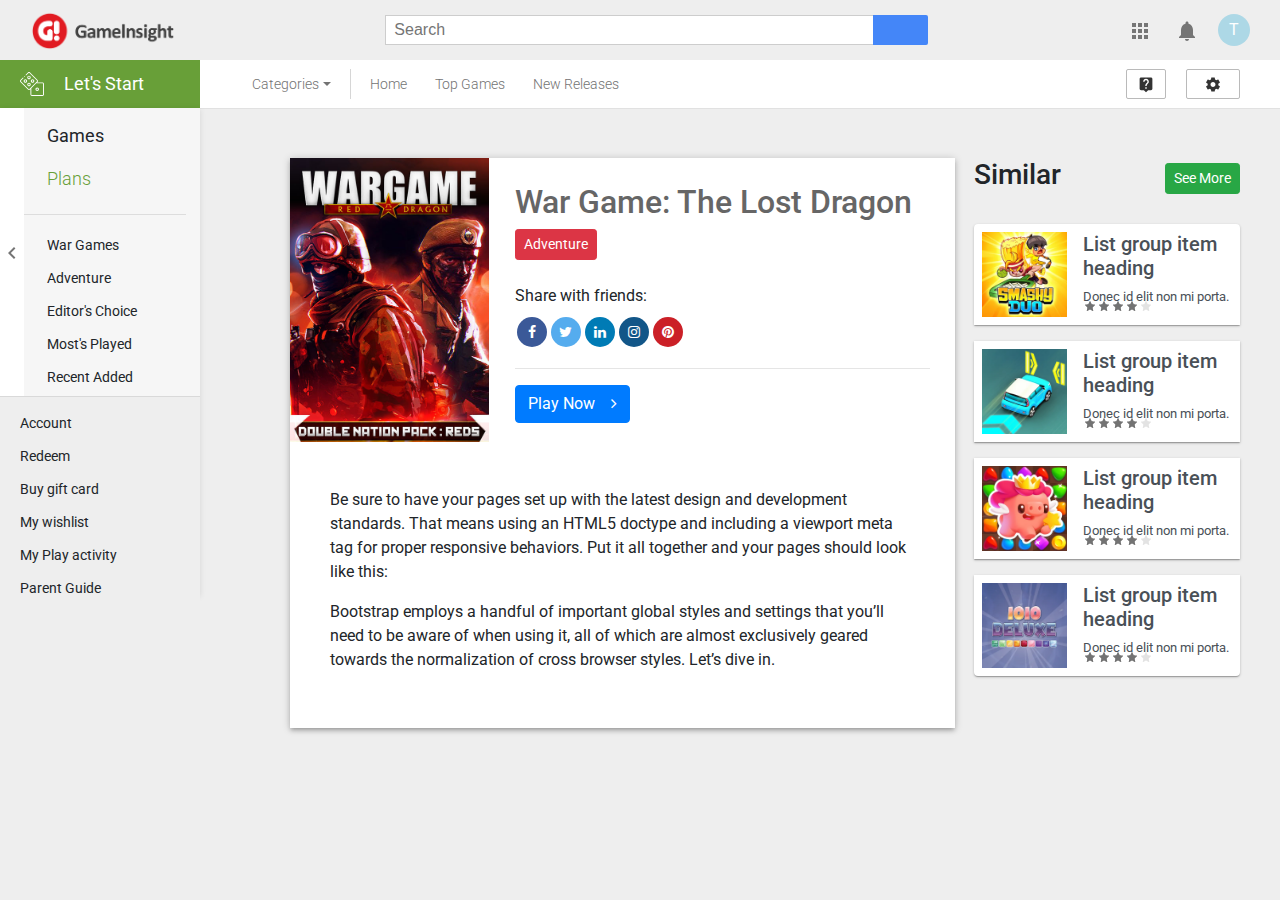
<file: game-single.html>
<!DOCTYPE html>
<html>
<head>
    
<title>Games</title>
<meta name="viewport" content="width=device-width, initial-scale=1.0">
<link rel="stylesheet" type="text/css" href="assets/bootstrap/css/bootstrap.min.css" />
<link rel="stylesheet" type="text/css" href="assets/fontawesome/css/font-awesome.min.css" />
<link rel="stylesheet" type="text/css" href="assets/css/them.css" />
</head>
<body>
  <div class="game-container game-container--outer">
    <div class="flex-container game-heading">
      <div class="logo">
        <img src="assets/img/logo-game.png" alt="Google Play">
      </div>
      <div class="flex-container game-heading-search">
        <div class="search-wrapper">
        <input type="text" class="search-bar" placeholder="Search">
        <button class="search-button"></button>
      </div>
      </div>
      <div class="inline-helper"></div>
      <div class="flex-container game-icons">
        <div class="inline-helper"></div>
        <div class="game-icon">
            
          <!-- Apps Icon -->
          <svg xmlns="http://www.w3.org/2000/svg" fill="#757575" height="24" viewBox="0 0 24 24" width="24">
            <path d="M4 8h4V4H4v4zm6 12h4v-4h-4v4zm-6 0h4v-4H4v4zm0-6h4v-4H4v4zm6 0h4v-4h-4v4zm6-10v4h4V4h-4zm-6 4h4V4h-4v4zm6 6h4v-4h-4v4zm0 6h4v-4h-4v4z"/>
            <path d="M0 0h24v24H0z" fill="none"/>
          </svg>
        </div>
        <div class="game-icon">
          <!-- Alert Icon -->
          <svg xmlns="http://www.w3.org/2000/svg" fill="#757575" height="24" viewBox="0 0 24 24" width="24">
            <path d="M12 22c1.1 0 2-.9 2-2h-4c0 1.1.89 2 2 2zm6-6v-5c0-3.07-1.64-5.64-4.5-6.32V4c0-.83-.67-1.5-1.5-1.5s-1.5.67-1.5 1.5v.68C7.63 5.36 6 7.92 6 11v5l-2 2v1h16v-1l-2-2z"/>
          </svg>
        </div>
        <div class="game-icon game-icon--avatar">T</div>
      </div>
    </div>
    <div class="sticky flex-container game-tag">
      

<svg xmlns="http://www.w3.org/2000/svg" xmlns:xlink="http://www.w3.org/1999/xlink" xmlns:svgjs="http://svgjs.com/svgjs" version="1.1" width="24" height="24" x="0" y="0" viewBox="0 0 512 512" style="enable-background:new 0 0 512 512" xml:space="preserve" class=""><g><g xmlns="http://www.w3.org/2000/svg" id="XMLID_1338_"><g id="XMLID_180_"><path id="XMLID_201_" d="m480.226 222.1h-113.677l7.805-7.805c12.385-12.385 12.385-32.538 0-44.924l-160.067-160.067c-6-6-13.978-9.304-22.462-9.304-8.485 0-16.463 3.304-22.463 9.304l-48.212 48.214c-3.905 3.905-3.905 10.237 0 14.142 3.906 3.905 10.236 3.905 14.143 0l48.213-48.213c2.222-2.223 5.177-3.446 8.32-3.446s6.098 1.224 8.319 3.446l160.066 160.066c4.588 4.588 4.588 12.053 0 16.64l-160.066 160.066c-2.223 2.222-5.177 3.446-8.319 3.446-3.144 0-6.098-1.224-8.32-3.447l-160.067-160.065c-4.588-4.588-4.588-12.053 0-16.641l48.213-48.212c3.905-3.905 3.905-10.237 0-14.143-3.906-3.904-10.236-3.904-14.143 0l-48.213 48.214c-12.385 12.385-12.385 32.539 0 44.924l160.067 160.065c6 6 13.978 9.305 22.463 9.305s16.462-3.305 22.462-9.304l7.805-7.805v113.678c0 17.516 14.25 31.766 31.767 31.766h226.367c17.517 0 31.767-14.25 31.767-31.766v-226.368c-.002-17.516-14.252-31.766-31.768-31.766zm11.766 258.134c0 6.488-5.278 11.766-11.767 11.766h-226.366c-6.488 0-11.767-5.278-11.767-11.766v-133.678l104.457-104.456h133.677c6.488 0 11.767 5.278 11.767 11.766v226.368z" fill="#ffffff" data-original="#000000" style="" class=""/><path id="XMLID_1113_" d="m367.042 330.06c-20.396 0-36.99 16.594-36.99 36.99s16.594 36.99 36.99 36.99c20.397 0 36.99-16.594 36.99-36.99s-16.593-36.99-36.99-36.99zm0 53.98c-9.368 0-16.99-7.622-16.99-16.99s7.622-16.99 16.99-16.99 16.99 7.622 16.99 16.99-7.622 16.99-16.99 16.99z" fill="#ffffff" data-original="#000000" style="" class=""/><path id="XMLID_1160_" d="m115.486 228.805c9.473 0 18.944-3.605 26.156-10.816 0-.001 0-.001 0-.001 14.422-14.422 14.422-37.889 0-52.312-14.424-14.422-37.891-14.422-52.312.001-14.422 14.422-14.422 37.889 0 52.312 7.211 7.211 16.683 10.816 26.156 10.816zm-12.014-48.986c3.312-3.313 7.662-4.969 12.014-4.969 4.351 0 8.702 1.657 12.014 4.968 6.624 6.624 6.624 17.404 0 24.028-6.625 6.625-17.404 6.624-24.027 0-6.625-6.624-6.625-17.403-.001-24.027z" fill="#ffffff" data-original="#000000" style="" class=""/><path id="XMLID_1205_" d="m217.981 141.649c14.422-14.423 14.422-37.89 0-52.312s-37.888-14.423-52.311 0c-6.986 6.987-10.834 16.276-10.834 26.156s3.848 19.169 10.834 26.156c7.211 7.211 16.684 10.816 26.155 10.816 9.472.001 18.945-3.605 26.156-10.816zm-43.146-26.156c0-4.538 1.767-8.805 4.977-12.014 3.312-3.312 7.662-4.968 12.014-4.968 4.35 0 8.701 1.656 12.013 4.968 6.624 6.625 6.624 17.404 0 24.028-6.623 6.626-17.403 6.624-24.026 0-3.211-3.209-4.978-7.476-4.978-12.014z" fill="#ffffff" data-original="#000000" style="" class=""/><path id="XMLID_1209_" d="m165.669 294.327c6.986 6.987 16.275 10.835 26.156 10.835 9.88 0 19.169-3.848 26.154-10.834 6.987-6.986 10.836-16.275 10.836-26.156s-3.849-19.17-10.835-26.156c-14.422-14.422-37.889-14.422-52.311 0-6.987 6.986-10.835 16.275-10.835 26.156.001 9.88 3.849 19.169 10.835 26.155zm14.143-38.169c3.312-3.312 7.662-4.968 12.013-4.968s8.702 1.656 12.015 4.968c3.209 3.209 4.976 7.476 4.976 12.014s-1.767 8.804-4.976 12.013c-.001 0-.001 0-.001 0-3.209 3.209-7.476 4.976-12.013 4.976-4.538 0-8.805-1.767-12.015-4.977-3.209-3.209-4.976-7.476-4.976-12.013s1.767-8.804 4.977-12.013z" fill="#ffffff" data-original="#000000" style="" class=""/><path id="XMLID_1212_" d="m294.32 217.989c.001 0 .001 0 .001-.001 14.422-14.422 14.422-37.889-.001-52.312-14.423-14.422-37.891-14.42-52.311.001-14.422 14.422-14.422 37.889 0 52.312 7.212 7.211 16.683 10.816 26.156 10.816 9.47 0 18.945-3.606 26.155-10.816zm-38.169-14.142c-6.624-6.624-6.624-17.404 0-24.028 3.312-3.312 7.662-4.968 12.014-4.968 4.351 0 8.702 1.656 12.014 4.968 6.624 6.624 6.624 17.404.001 24.028-6.628 6.624-17.406 6.623-24.029 0z" fill="#ffffff" data-original="#000000" style="" class=""/><path id="XMLID_1249_" d="m96.403 106.41c2.63 0 5.21-1.07 7.069-2.93 1.86-1.86 2.931-4.44 2.931-7.07 0-2.64-1.07-5.21-2.931-7.07-1.859-1.86-4.439-2.93-7.069-2.93s-5.21 1.06-7.07 2.93c-1.86 1.86-2.93 4.44-2.93 7.07s1.069 5.21 2.93 7.07c1.86 1.86 4.44 2.93 7.07 2.93z" fill="#ffffff" data-original="#000000"/></g></g></g></svg>

      Let's Start
    </div
    ><div class="sticky flex-container game-list-heading">
      <div class="dropdown">
      <div class="game-list-heading-item header-link flex-container categories-dropdown dropdown-toggle" id="categoriesGame" data-toggle="dropdown" aria-haspopup="true" aria-expanded="false">Categories
  
</div>
<div class="dropdown-menu" aria-labelledby="categoriesGame">
  <a class="dropdown-item" href="#">Adventure</a>
  <a class="dropdown-item" href="#">War</a>
  <a class="dropdown-item" href="#">Racing</a>
</div>
</div>
      <div class="header-divider"></div>
      <div class="game-list-heading-item header-link">Home</div>
      <div class="game-list-heading-item header-link">Top Games</div>
      <div class="game-list-heading-item header-link">New Releases</div>
      <div class="game-list-heading-item flex-container app-actions">
        <button class="app-action app-action--questions">
          <svg xmlns="http://www.w3.org/2000/svg" fill="#333" height="24" viewBox="0 0 24 24" width="24">
              <path d="M0 0h24v24H0z" fill="none"/>
              <path d="M19 2H5c-1.11 0-2 .9-2 2v14c0 1.1.89 2 2 2h4l3 3 3-3h4c1.1 0 2-.9 2-2V4c0-1.1-.9-2-2-2zm-6 16h-2v-2h2v2zm2.07-7.75l-.9.92C13.45 11.9 13 12.5 13 14h-2v-.5c0-1.1.45-2.1 1.17-2.83l1.24-1.26c.37-.36.59-.86.59-1.41 0-1.1-.9-2-2-2s-2 .9-2 2H8c0-2.21 1.79-4 4-4s4 1.79 4 4c0 .88-.36 1.68-.93 2.25z"/>
          </svg>
        </button>
        <button class="app-action app-action--settings">
          <svg xmlns="http://www.w3.org/2000/svg" fill="#333" height="24" viewBox="0 0 24 24" width="24">
              <path d="M0 0h24v24H0z" fill="none"/>
              <path d="M19.43 12.98c.04-.32.07-.64.07-.98s-.03-.66-.07-.98l2.11-1.65c.19-.15.24-.42.12-.64l-2-3.46c-.12-.22-.39-.3-.61-.22l-2.49 1c-.52-.4-1.08-.73-1.69-.98l-.38-2.65C14.46 2.18 14.25 2 14 2h-4c-.25 0-.46.18-.49.42l-.38 2.65c-.61.25-1.17.59-1.69.98l-2.49-1c-.23-.09-.49 0-.61.22l-2 3.46c-.13.22-.07.49.12.64l2.11 1.65c-.04.32-.07.65-.07.98s.03.66.07.98l-2.11 1.65c-.19.15-.24.42-.12.64l2 3.46c.12.22.39.3.61.22l2.49-1c.52.4 1.08.73 1.69.98l.38 2.65c.03.24.24.42.49.42h4c.25 0 .46-.18.49-.42l.38-2.65c.61-.25 1.17-.59 1.69-.98l2.49 1c.23.09.49 0 .61-.22l2-3.46c.12-.22.07-.49-.12-.64l-2.11-1.65zM12 15.5c-1.93 0-3.5-1.57-3.5-3.5s1.57-3.5 3.5-3.5 3.5 1.57 3.5 3.5-1.57 3.5-3.5 3.5z"/>
          </svg>
        </button>
      </div>
    </div>
    
    <div class="sticky flex-container game-list-heading game-list-heading--small position-relative">
        <div class="full-search">
            <input type="text" name="search" placeholder="What you want to play?" />
            <svg version="1.1"  xmlns="http://www.w3.org/2000/svg" xmlns:xlink="http://www.w3.org/1999/xlink" x="0px" y="0px"
	 viewBox="0 0 512.001 512.001" style="enable-background:new 0 0 512.001 512.001;" xml:space="preserve" id="closeSearch">
<g>
	<g>
		<path d="M284.286,256.002L506.143,34.144c7.811-7.811,7.811-20.475,0-28.285c-7.811-7.81-20.475-7.811-28.285,0L256,227.717
			L34.143,5.859c-7.811-7.811-20.475-7.811-28.285,0c-7.81,7.811-7.811,20.475,0,28.285l221.857,221.857L5.858,477.859
			c-7.811,7.811-7.811,20.475,0,28.285c3.905,3.905,9.024,5.857,14.143,5.857c5.119,0,10.237-1.952,14.143-5.857L256,284.287
			l221.857,221.857c3.905,3.905,9.024,5.857,14.143,5.857s10.237-1.952,14.143-5.857c7.811-7.811,7.811-20.475,0-28.285
			L284.286,256.002z"/>
	</g>
</g>
<g>
</svg>
        </div>
      <div class="menu-opener">
        <svg xmlns="http://www.w3.org/2000/svg" fill="#757575" height="24" viewBox="0 0 24 24" width="24">
            <path d="M0 0h24v24H0z" fill="none"/>
            <path d="M3 18h18v-2H3v2zm0-5h18v-2H3v2zm0-7v2h18V6H3z"/>
        </svg>
      </div>
      <div >
        <div class="logo logo--small">
          <img src="assets/img/logo-game.png" alt="game Logo">
        </div>
      </div>
      <div class="search-head">
        <svg xmlns="http://www.w3.org/2000/svg" fill="#000000" height="24" viewBox="0 0 24 24" width="24">
            <path d="M15.5 14h-.79l-.28-.27C15.41 12.59 16 11.11 16 9.5 16 5.91 13.09 3 9.5 3S3 5.91 3 9.5 5.91 16 9.5 16c1.61 0 3.09-.59 4.23-1.57l.27.28v.79l5 4.99L20.49 19l-4.99-5zm-6 0C7.01 14 5 11.99 5 9.5S7.01 5 9.5 5 14 7.01 14 9.5 11.99 14 9.5 14z"/>
            <path d="M0 0h24v24H0z" fill="none"/>
        </svg>
      </div>

    </div>
    <div class="sidebar-wrapper">
      <div class="sticky game-container sidebar">
        <div class="sidebar-arrow">
          <svg xmlns="http://www.w3.org/2000/svg" fill="#757575" height="24" viewBox="0 0 24 24" width="24">
              <path d="M15.41 7.41L14 6l-6 6 6 6 1.41-1.41L10.83 12z"/>
              <path d="M0 0h24v24H0z" fill="none"/>
          </svg>
        </div>
        <div class="flex-container flex-container--vertical sidebar-top-links">
            <div class="cat-menu">
                <nav>
                    <ul>
                      <li class="store"><span class="store-icon"></span><a href="#">Store</a></li>
                      <li class="movies"><span class="movies-icon"></span><a href="#">Movies</a></li>
                      <li class="music"><span class="music-icon"></span><a href="#">Music</a></li>
                      <li class="books"><span class="books-icon"></span><a href="#">Books</a></li>
                      <li class="magazines"><span class="magazines-icon"></span><a href="#">Magazines</a></li>
                      <li class="devices"><span class="devices-icon"></span><a href="#">Devices</a></li>
                    </ul>
                  </nav>
            </div>
          <div class="sidebar-top-link sidebar-primary">Games</div>
          <div class="sidebar-top-link sidebar-primary selected">Plans</div>
          <div class="sidebar-divider"></div>
          <div class="sidebar-top-link sidebar-secondary">War Games</div>
          <div class="sidebar-top-link sidebar-secondary">Adventure</div>
          <div class="sidebar-top-link sidebar-secondary">Editor's Choice</div>
          <div class="sidebar-top-link sidebar-secondary">Most's Played</div>
          <div class="sidebar-top-link sidebar-secondary">Recent Added</div>
        </div>
        <div class="flex-container flex-container--vertical sidebar-bottom-links">
          <div class="sidebar-bottom-link">Account</div>
          <div class="sidebar-bottom-link">Redeem</div>
          <div class="sidebar-bottom-link">Buy gift card</div>
          <div class="sidebar-bottom-link">My wishlist</div>
          <div class="sidebar-bottom-link">My Play activity</div>
          <div class="sidebar-bottom-link">Parent Guide</div>
        </div>
      </div>
    </div>
    <div class="game-grid">
        <div class="game-single-container ">
        <div class="single-content">
<div class="game-details">
    <div class="game-details--image">
<img src="assets/img/war_game.jpg" alt="war-game" />
    </div>
    <div class="game-details--info">
        <h1>War Game: The Lost Dragon</h1>
        <p class="cat-info"><a href="#" class="btn btn-sm btn-danger">Adventure</a></p>
        <p class="text-small mt-4 mb-1">Share with friends:</p>
        <div class="share-game">
            <a href="#" class="fa fa-facebook"></a>
<a href="#" class="fa fa-twitter"></a>
<a href="#" class="fa fa-linkedin"></a>
<a href="#" class="fa fa-instagram"></a>
<a href="#" class="fa fa-pinterest"></a>
<!-- <a href="#" class="fa fa-snapchat-ghost"></a>
<a href="#" class="fa fa-skype"></a>
<a href="#" class="fa fa-android"></a>
<a href="#" class="fa fa-dribbble"></a>
<a href="#" class="fa fa-vimeo"></a>
<a href="#" class="fa fa-tumblr"></a>
<a href="#" class="fa fa-vine"></a>
<a href="#" class="fa fa-foursquare"></a>
<a href="#" class="fa fa-stumbleupon"></a>
<a href="#" class="fa fa-flickr"></a>
<a href="#" class="fa fa-yahoo"></a>
<a href="#" class="fa fa-reddit"></a>
<a href="#" class="fa fa-rss"></a> -->
        </div>
        <hr>
        <div class="d-flex justify-content-between mt-2 align-items-center">
            <a href="" class="btn btn-primary">Play Now &nbsp;&nbsp; <i class="fa fa-angle-right"></i></a>
            
        </div>
        
    </div>
</div>
<div class="game-details-text">
<p>Be sure to have your pages set up with the latest design and development standards. That means using an HTML5 doctype and including a viewport meta tag for proper responsive behaviors. Put it all together and your pages should look like this:</p>
<p>Bootstrap employs a handful of important global styles and settings that you’ll need to be aware of when using it, all of which are almost exclusively geared towards the normalization of cross browser styles. Let’s dive in.</p>
</div>
        </div>
        <div class="single-sidebar">
<div class="title d-flex justify-content-between align-items-center">
    <h3>Similar</h3>
    <a href="#" class="btn btn-success btn-sm">See More</a>
   
</div>
<div class="related-games mt-4">
    <div class="list-group">
        <a href="#" class="list-group-item list-group-item-action flex-row align-items-start d-flex pl-2 pb-2 pt-2 pr-2 mb-3">
            <div class="list-image mr-3">
                <img src="assets/img/g-13.webp" alt="game-list" width="120" />
            </div>
            <div class="list-content">
                <div class="d-flex w-100 justify-content-between">
                <h5 class="mb-1">List group item heading</h5></div>
                <div class="game-ratings game-ratings--4"></div>
                <small>Donec id elit non mi porta.</small>
          
            </div>
        </a>
        <a href="#" class="list-group-item list-group-item-action flex-row align-items-start d-flex pl-2 pb-2 pt-2 pr-2 mb-3">
            <div class="list-image mr-3">
                <img src="assets/img/g-15.webp" alt="game-list" width="120" />
            </div>
            <div class="list-content">
                <div class="d-flex w-100 justify-content-between">
                <h5 class="mb-1">List group item heading</h5></div>
                <div class="game-ratings game-ratings--4"></div>
                <small>Donec id elit non mi porta.</small>
          
            </div>
        </a>
        <a href="#" class="list-group-item list-group-item-action flex-row align-items-start d-flex pl-2 pb-2 pt-2 pr-2 mb-3">
            <div class="list-image mr-3">
                <img src="assets/img/g-17.webp" alt="game-list" width="120" />
            </div>
            <div class="list-content">
                <div class="d-flex w-100 justify-content-between">
                <h5 class="mb-1">List group item heading</h5></div>
                <div class="game-ratings game-ratings--4"></div>
                <small>Donec id elit non mi porta.</small>
          
            </div>
        </a>
        <a href="#" class="list-group-item list-group-item-action flex-row align-items-start d-flex pl-2 pb-2 pt-2 pr-2 mb-3">
            <div class="list-image mr-3">
                <img src="assets/img/g-19.webp" alt="game-list" width="120" />
            </div>
            <div class="list-content">
                <div class="d-flex w-100 justify-content-between">
                <h5 class="mb-1">List group item heading</h5></div>
                <div class="game-ratings game-ratings--4"></div>
                <small>Donec id elit non mi porta.</small>
          
            </div>
        </a>
        
      </div>
</div>
        </div>
    </div>
</div>
<script src="assets/js/jquery-3.5.1.min.js"></script>
<script src="https://cdnjs.cloudflare.com/ajax/libs/popper.js/1.12.9/umd/popper.min.js" integrity="sha384-ApNbgh9B+Y1QKtv3Rn7W3mgPxhU9K/ScQsAP7hUibX39j7fakFPskvXusvfa0b4Q" crossorigin="anonymous"></script>
<script src="assets/bootstrap/js/bootstrap.min.js"></script>
<script src="assets/js/app.js"></script>
</body>
</html>
</file>
<file: assets/css/them.css>
/***************************************/
/** Set up Flexbox and Grid Fallbacks **/
/***************************************/
@import url("https://fonts.googleapis.com/css?family=Roboto:100,300");
.game-container {
  display: inline-block;
}
.game-container > * {
  display: inline-block;
  vertical-align: middle;
}

@supports (display: flex) {
  .game-container {
    display: flex;
    flex-wrap: wrap;
    justify-content: space-around;
  }
}
@supports (display: grid) and (not (-ms-ime-align: auto)) {
  .game-container {
    display: grid;
    grid-template-rows: 60px 48px 1fr;
    grid-template-columns: 200px 1fr;
  }
}
.flex-container {
  display: inline-block;
}
.flex-container > * {
  display: inline-block;
  vertical-align: middle;
}

.flex-container--vertical > * {
  display: block;
  width: 100%;
}

@supports (display: flex) {
  .flex-container {
    display: flex;
    flex-wrap: wrap;
    justify-content: space-around;
  }

  .flex-container--vertical {
    flex-direction: column;
  }
}
/*****************/
/** Play Header **/
/*****************/
.game-heading {
  grid-area: 1/1/span 1/span 2;
  align-items: center;
  width: 100%;
  height: 60px;
  justify-content: flex-start;
}
@media screen and (max-width: 620px) {
  .game-heading {
    display: none;
  }
}

.logo {
  height: 39px;
  margin: 0 30px;
}

.logo--small {
  height: 25px;
}

.logo img {
  height: 100%;
}

.game-heading-search {
  flex: 1;
  justify-content: flex-start;
  flex-wrap: nowrap;
  white-space: nowrap;
}

.search-bar {
  width: 100%;
  max-width: 100%;
  padding: 0;
  height: 30px;
  border: 1px solid #cdcdcd;
  box-sizing: border-box;
  font: 16px arial, sans-serif;
  padding-left: 8px;
}
.search-bar:focus {
  outline: 1px solid #4486F8;
}
.search-wrapper {
  display: flex;
  align-items: center;
  justify-content: center;

  width: 60%;
  margin: 0 auto;
}
.search-button {
  outline: none;
  border: none;
  color: white;
  height: 30px;
  width: 60px;
  margin-left: -1px;
  border-top-right-radius: 2px;
  border-bottom-right-radius: 2px;
  background-image: url("https://s3-us-west-2.amazonaws.com/s.cdpn.io/122932/google-search-icon-white.png");
  background-size: 20px;
  background-color: #4486F8;
  background-repeat: no-repeat;
  background-position: center;
}

@media screen and (max-width: 1100px) {
  .game-icons {
    display: none;
  }
}

.game-icon {
  height: 32px;
  width: 32px;
  margin-left: 15px;
  text-align: center;
  line-height: 32px;
}
.game-icon svg {
  vertical-align: middle;
}

.game-icon--avatar {
  background: lightblue;
  border-radius: 50%;
  color: white;
  margin-right: 30px;
}

/*****************/
/** Apps Header **/
/*****************/
.game-list-heading {
  grid-area: 2/2/span 1/span 2;
  background: white;
  box-shadow: 0 1px 0 rgba(0, 0, 0, 0.05);
  align-items: center;
  flex-wrap: nowrap;
  z-index: 1;
  width: calc(100% - 200px);
  height: 48px;
}
.game-list-heading .flex-container {
  flex-wrap: nowrap;
}
@media screen and (max-width: 770px) {
  .game-list-heading {
    grid-area: 2/1/span 1/span 2;
    width: 100%;
  }
}
@media screen and (max-width: 620px) {
  .game-list-heading {
    display: none;
  }
}

.game-list-heading--small {
  display: none;
  justify-content: space-between;
  padding: 0 15px;
}
@media screen and (max-width: 620px) {
  .game-list-heading--small {
    display: flex;
  }
}

.game-list-heading-item {
  line-height: 48px;
  height: 100%;
  white-space: nowrap;
}

.app-actions {
  flex: 1;
  justify-content: flex-end;
  align-items: center;
  margin-right: 30px;
}

.app-action {
  margin: 0 10px;
  height: 30px;
  outline: none;
  background: white;
  border: 1px solid #bababa;
  border-radius: 2px;
  padding: 0 7px;
  display: flex;
  align-items: center;
}
.app-action svg {
  height: 17px;
}

.app-action--settings {
  padding: 0 14px;
}

.game-tag {
  grid-area: 2/1/span 1/span 1;
  background: #689F38;
  width: 200px;
  text-transform: capitalize;
  text-align: center;
  color: white;
  line-height: 48px;
  justify-content: flex-start;
  align-items: center;
  font-size: 18px;
}
.game-tag svg {
  margin: 0 20px;
}
@media screen and (max-width: 770px) {
  .game-tag {
    display: none;
  }
}

.sticky {
  position: -webkit-sticky;
  position: sticky;
  top: 0;
}

.header-link {
  padding: 0 14px;
  color: #737373;
  font-weight: 300;
  color: #737373;
  font-size: 14px;
}
.header-link:hover {
  background: rgba(0, 0, 0, 0.05);
  cursor: pointer;
}

.categories-dropdown {
  margin-left: 38px;
  align-items: center;
}

.header-divider {
  height: 30px;
  background: #d6d6d6;
  width: 1px;
  margin: 5px;
}

/*************/
/** Sidebar **/
/*************/
.sidebar-wrapper {
  grid-area: 3/1/span 1/span 1;
  height: 100%;
  width: 200px;
  position: relative;
  vertical-align: top;
}
@media screen and (max-width: 770px) {
  .sidebar-wrapper {
    display: none;
  }
}

.sidebar {
  top: 48px;
  background: green;
  height: 488px;
  width: 200px;
  background: rgba(245, 245, 245, 0.95);
  box-shadow: 0 1px 6px rgba(0, 0, 0, 0.1);
  justify-content: flex-start;
  grid-template-columns: 24px 1fr;
  grid-template-rows: 288px 1fr;
}

.sidebar-arrow {
  grid-area: 1/1/span 1/span 1;
  background: red;
  height: 288px;
  background: white;
  cursor: pointer;
}
.sidebar-arrow svg {
  position: relative;
  top: 50%;
  transform: translateY(-50%);
}

.sidebar-top-links {
  grid-area: 1/2/span 1/span 1;
  flex-direction: column;
  justify-content: flex-start;
  padding-top: 6px;
  vertical-align: top;
  position: relative;
}

.sidebar-top-link {
  padding-left: 23px;
  box-sizing: border-box;
}
.sidebar-top-link:hover {
  background: rgba(0, 0, 0, 0.05);
  cursor: pointer;
}

.sidebar-primary {
  padding-top: 8px;
  padding-bottom: 8px;
  font-size: 18px;
}
.sidebar-primary.selected {
  color: #689F38;
  font-weight: 300;
}

.sidebar-secondary {
  padding-top: 6px;
  padding-bottom: 6px;
  font-size: 14px;
}

.sidebar-divider {
  height: 1px;
  background: rgba(0, 0, 0, 0.1);
  margin: 14px 0;
  width: calc(100% - 14px);
}

.sidebar-bottom-links {
  grid-area: 2/1/span 1/span 2;
  border-top: 1px solid #d9d9d9;
  padding: 10px 0;
  background: #EEE;
  width: 100%;
}

.sidebar-bottom-link {
  padding-left: 20px;
  padding-top: 6px;
  padding-bottom: 6px;
  box-sizing: border-box;
  font-size: 14px;
}
.sidebar-bottom-link:hover {
  background: rgba(0, 0, 0, 0.05);
  cursor: pointer;
}

/**************/
/** App Grid **/
/**************/
.game-grid {
  grid-area: 3/2/span 1/span 1;
  grid-template-columns: repeat(auto-fill, 160px);
  grid-template-rows: 67px 245px;
  grid-auto-rows: 245px;
  grid-gap: 10px;
  justify-content: flex-start;
  width: calc(99% - 250px);
  padding-left: 50px;
}
@media screen and (max-width: 770px) {
  .game-grid {
    grid-area: 3/1/span 1/span 2;
    justify-content: center;
    padding-left: 0;
    width: 100%;
    text-align: center;
  }
}

.game-title {
  grid-column: -1/1;
  font-weight: 100;
  font-size: 28px;
  width: 100%;
  display: flex;
  align-items: center;
}

.app {
  background: white;
  box-shadow: 0 2px 4px rgba(0, 0, 0, 0.1);
  cursor: pointer;
  border-radius: 2px;
  overflow: hidden;
  font-size: 13px;
  position: relative;
  width: 160px;
  height: 245px;
  margin-left: 10px;
  margin-bottom: 10px;
  text-align: left;
}
.app .game-image,
.app .game-content {
  max-width: calc(100% - 0px);
  padding: 10px;
}
.app:hover .game-image:after {
  transition: opacity 0.3s;
  opacity: 1;
}

.game-image {
  position: relative;
  cursor: pointer;
  text-align: center;
}
.game-image:after {
  transition: opacity 0.3s;
  content: "";
  height: 100%;
  width: 100%;
  position: absolute;
  top: 0;
  left: 0;
  background: rgba(0, 0, 0, 0.4);
  opacity: 0;
}
.game-image img {
  max-width: 128px;
}

.app-title {
  white-space: nowrap;
  overflow: hidden;
  position: relative;
  font-size: 16px;
}
.app-title:before {
  counter-increment: numapps;
  content: counter(numapps) ". ";
}
.app-title:after {
  content: "";
  position: absolute;
  width: 20%;
  height: 100%;
  top: 0;
  right: 0;
  background: linear-gradient(to right, rgba(255, 255, 255, 0) 0%, white 81%);
  display: block;
}

.game-price {
  color: #689F38;
  text-transform: uppercase;
  position: absolute;
  right: 10px;
  bottom: 10px;
}

.game-ratings {
  position: absolute;
  left: 10px;
  bottom: 10px;
  height: 16px;
  width: 70px;
  background-image: url([data-uri]);
}
.list-content .game-ratings.game-ratings--4 {
  left: inherit;
}
.game-ratings:before {
  content: "";
  display: block;
  height: 16px;
  background-image: url([data-uri]);
}

.game-ratings--1::before {
  width: 14px;
}

.game-ratings--2::before {
  width: 28px;
}

.game-ratings--3::before {
  width: 42px;
}

.game-ratings--4::before {
  width: 56px;
}

.game-ratings--5::before {
  width: 70px;
}

.game-content > *:hover {
  /* text-decoration: underline; */
}

/************************************/
/** Extra CSS Grid Fallback Things **/
/************************************/
.inline-helper {
  height: 100%;
}

.game-icons,
.app-actions {
  float: right;
  height: 100%;
}

@supports (display: flex) {
  .game-icons,
.app-actions {
    float: none;
    height: auto;
  }
}
@supports (display: grid) and (not (-ms-ime-align: auto)) {
  .game-container--outer {
    grid-template-rows: 60px 48px 1fr;
    grid-template-columns: 200px 1fr;
  }
  @media screen and (max-width: 620px) {
    .game-container--outer {
      grid-template-rows: 0 48px 1fr;
    }
  }

  .game-list-heading,
.game-grid {
    width: auto;
  }
}
html, body {
  margin: 0;
  background: #EEE;
  width: 100%;
}

body {
  counter-reset: numapps;
}

h1, h2, h3, p, div, button, input {
  font-family: "Roboto", UILanguageFont, Arial, sans-serif;
}
img{
  max-width: 100%;
}
/* game single style */
.game-single-container {
  display: flex;
  justify-content: space-between;
  margin-top: 50px;
  max-width: 1200px;
    margin-left: auto;
    margin-right: auto;
   
}
@media screen and (min-width: 1200px){
  .game-single-container{
  padding: 0 40px;
}
}

.single-content {
  width: 70%;
  background: #fff;
  padding: 0;
  box-shadow: 0 3px 4px 0 rgb(0 0 0 / 14%), 0 3px 3px -2px rgb(0 0 0 / 12%), 0 1px 8px 0 rgb(0 0 0 / 20%);
}

.single-sidebar {
  width: 28%;
}
.game-details {
  display: flex;
  justify-content: space-between;
}

.game-details--image {
  width: 30%;
}

.game-details--info {
  width: 70%;
  padding: 25px;
}
.game-details-text {
  padding: 40px;
}
.related-games .list-group-item {
  box-shadow: 0 1px 1px 0 rgb(0 0 0 / 14%), 0 2px 1px -1px rgb(0 0 0 / 12%), 0 1px 3px 0 rgb(0 0 0 / 20%);
  border: none;
}
.game-details--info h1 {
  color: #666;
  font-size: 32px;
}
.share-game a{
  color: #fff;
}
.share-game .fa {
  padding: 8px 4px;
  font-size: 14px;
  width: 30px;
  text-align: center;
  text-decoration: none;
  margin: 5px 2px;
  height: 30px;
  display: flex;
  align-items: center;
  justify-content: center;
  border-radius: 50%;
  padding: 0;
}
.share-game{
  display: flex;
}

.share-game .fa:hover {
    opacity: 0.7;
}

.fa-facebook {
  background: #3B5998;
  color: white;
}

.fa-twitter {
  background: #55ACEE;
  color: white;
}

.fa-google {
  background: #dd4b39;
  color: white;
}

.fa-linkedin {
  background: #007bb5;
  color: white;
}

.fa-youtube {
  background: #bb0000;
  color: white;
}

.fa-instagram {
  background: #125688;
  color: white;
}

.fa-pinterest {
  background: #cb2027;
  color: white;
}

.fa-snapchat-ghost {
  background: #fffc00;
  color: white;
  text-shadow: -1px 0 black, 0 1px black, 1px 0 black, 0 -1px black;
}

.fa-skype {
  background: #00aff0;
  color: white;
}

.fa-android {
  background: #a4c639;
  color: white;
}

.fa-dribbble {
  background: #ea4c89;
  color: white;
}

.fa-vimeo {
  background: #45bbff;
  color: white;
}

.fa-tumblr {
  background: #2c4762;
  color: white;
}

.fa-vine {
  background: #00b489;
  color: white;
}

.fa-foursquare {
  background: #45bbff;
  color: white;
}

.fa-stumbleupon {
  background: #eb4924;
  color: white;
}

.fa-flickr {
  background: #f40083;
  color: white;
}

.fa-yahoo {
  background: #430297;
  color: white;
}

.fa-soundcloud {
  background: #ff5500;
  color: white;
}

.fa-reddit {
  background: #ff5700;
  color: white;
}

.fa-rss {
  background: #ff6600;
  color: white;
}
/* awesome nav menu  */
nav {
  background: rgba(245, 245, 245, 0.95);
  box-shadow: 0 1px 6px rgba(0, 0, 0, 0.1);
  -moz-box-shadow: 0 1px 6px rgba(0, 0, 0, 0.1);
  -webkit-box-shadow: 0 1px 6px rgba(0, 0, 0, 0.1);
  width: 200px;
}
nav ul {
  padding: 0;
  margin: 0;
}
nav ul li {
  list-style: none;
  height: 50px;
}
nav ul li:hover {
  width: 200px;
  height: 50px;
}
nav ul li a {
  position: absolute;
  width: 140px;
  height: 40px;
  text-decoration: none;
  color: #555;
  padding: 10px 0 0 60px;
}
nav ul li a:hover {
  color: #fff;
}

.store {
  background: #b3c833;
  width: 50px;
  height: 50px;
  margin-bottom: px;
}

.movies {
  background: #ce5043;
  width: 50px;
  height: 50px;
  margin-bottom: px;
}

.music {
  background: #fb8521;
  width: 50px;
  height: 50px;
  margin-bottom: px;
}

.books {
  background: #1aa1e1;
  width: 50px;
  height: 50px;
  margin-bottom: px;
}

.magazines {
  background: #5e5ca6;
  width: 50px;
  height: 50px;
  margin-bottom: px;
}

.devices {
  background: #658092;
  width: 50px;
  height: 50px;
  margin-bottom: px;
}

.store-icon {
  position: absolute;
  margin-left: 10px;
  padding-top: 12px;
}
.store-icon:before {
  width: 50px;
  height: 50px;
  margin-right: 30px;
  content: url("[data-uri]");
}

.movies-icon {
  position: absolute;
  margin-left: 10px;
  padding-top: 12px;
}
.movies-icon:before {
  width: 50px;
  height: 50px;
  margin-right: 30px;
  content: url("[data-uri]");
}

.music-icon {
  position: absolute;
  margin-left: 10px;
  padding-top: 12px;
}
.music-icon:before {
  width: 50px;
  height: 50px;
  margin-right: 30px;
  content: url("[data-uri]");
}

.books-icon {
  position: absolute;
  margin-left: 10px;
  padding-top: 12px;
}
.books-icon:before {
  width: 50px;
  height: 50px;
  margin-right: 30px;
  content: url("[data-uri]");
}

.magazines-icon {
  position: absolute;
  margin-left: 10px;
  padding-top: 12px;
}
.magazines-icon:before {
  width: 50px;
  height: 50px;
  margin-right: 30px;
  content: url("[data-uri]");
}

.devices-icon {
  position: absolute;
  margin-left: 10px;
  padding-top: 12px;
}
.devices-icon:before {
  width: 50px;
  height: 50px;
  margin-right: 30px;
  content: url("[data-uri]");
}
.cat-menu {
  position: absolute;
  top: 0;
  left: -200%;
  z-index: 99;
  transition: 0.3s;
}
.cat-menu.in-view {
  
}
.cat-menu.in-view {
  left: -24px;
}
.title-section.d-flex.justify-content-between.align-items-center.w-100 {
  grid-column: -1/1;
}
@media screen and (max-width: 767px){
  .game-single-container, .game-details{
    flex-wrap: wrap;
  }
  .game-single-container > div, .game-details > div{
    width: 100%;
  }
  .single-sidebar {
    margin-top: 30px;
}
.sidebar-wrapper {
  display: block !important;
}
.sidebar-wrapper{
  z-index: 999;
    background: #fff;
    left: -100%;
    transition: all 0.3s;
}
.menu-opener, .search-head {
  cursor: pointer;
}

.sidebar-wrapper.show-inview {
  left: 0;
}
.full-search {
  position: absolute;
  width: 100%;
  height: 0%;
  display: flex;
  align-items: center;
  justify-content: flex-start;
  background: #fff;
  left: 0;
  transition: all 0.3s;
  top:0;
  overflow: hidden;
}

.full-search input {
  width: 100%;
  height: 100%;
  border: none !important;
  outline: none;
  padding-left: 20px;
}
.full-search.enable-search {
  height: 100%;
}
svg#closeSearch {
  width: 18px;
  opacity: 0.5;
  margin-right: 15px;
  cursor: pointer;
}
}
</file>
